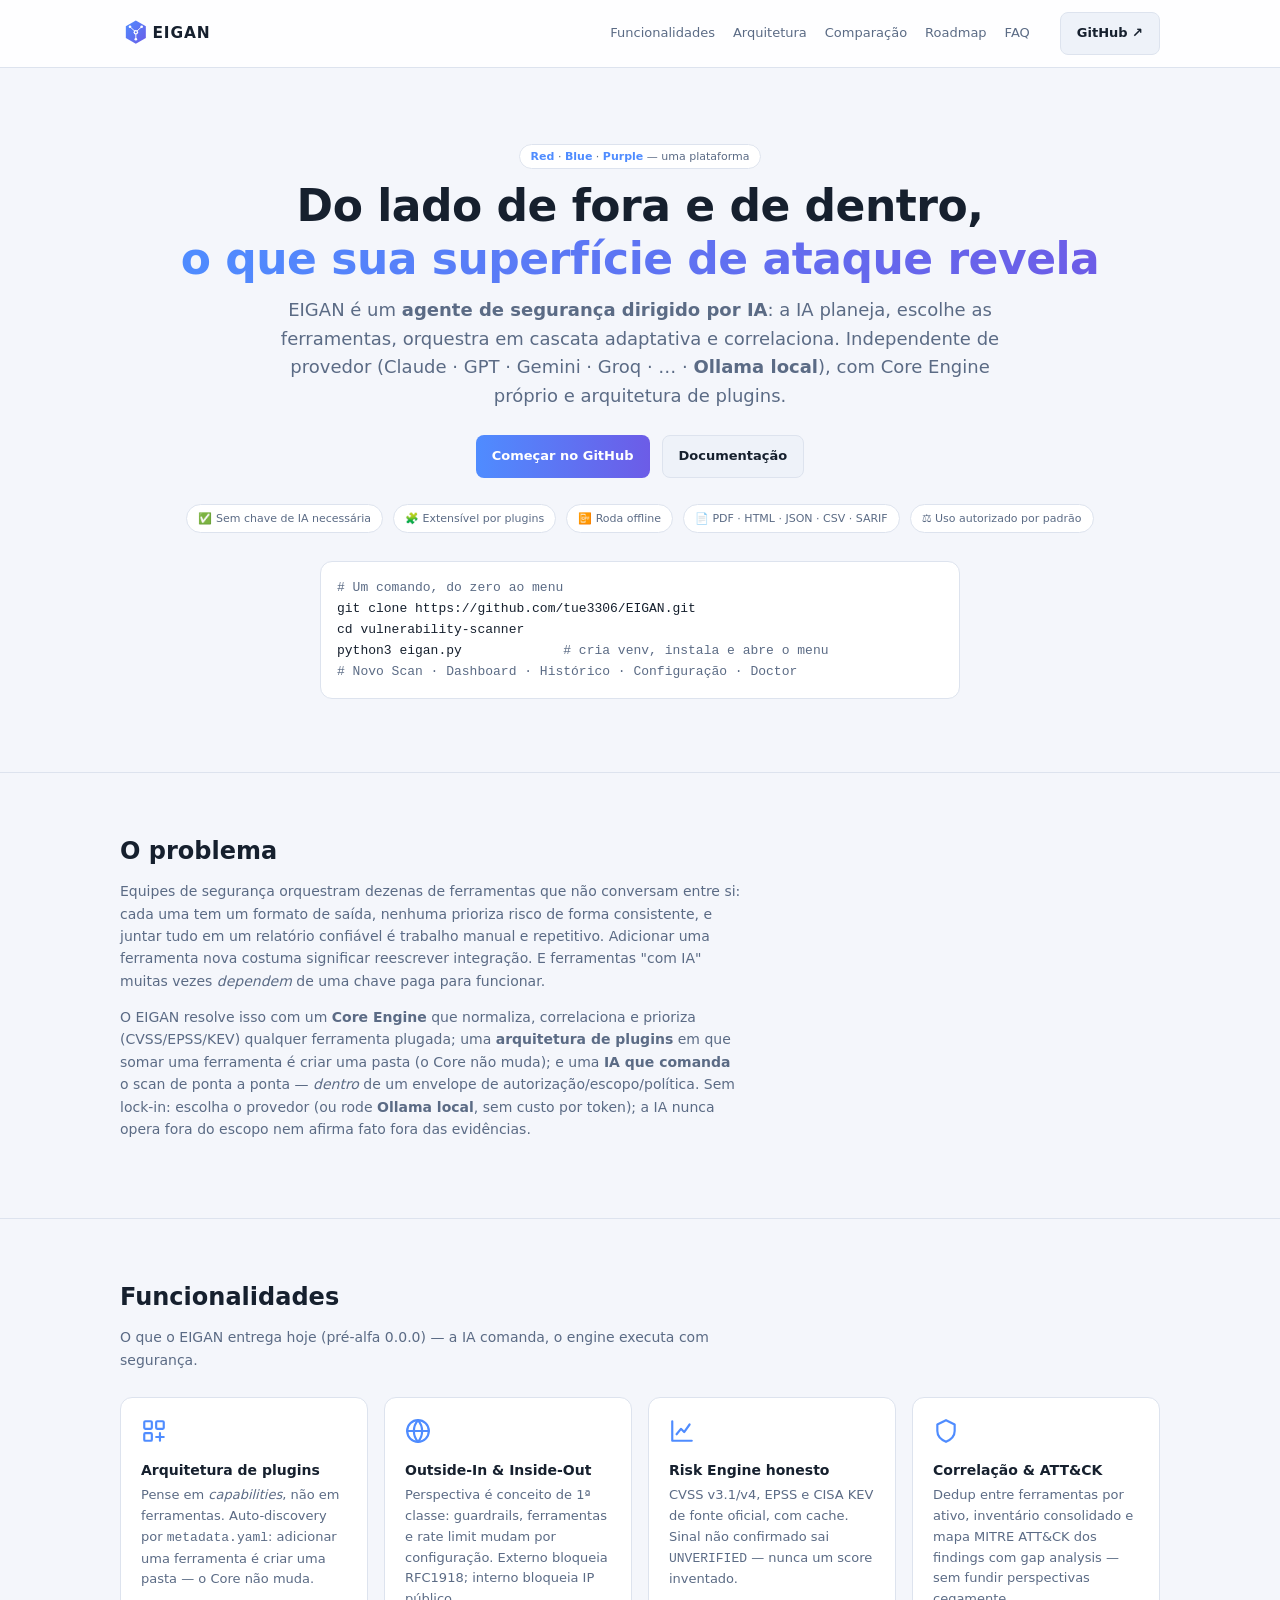
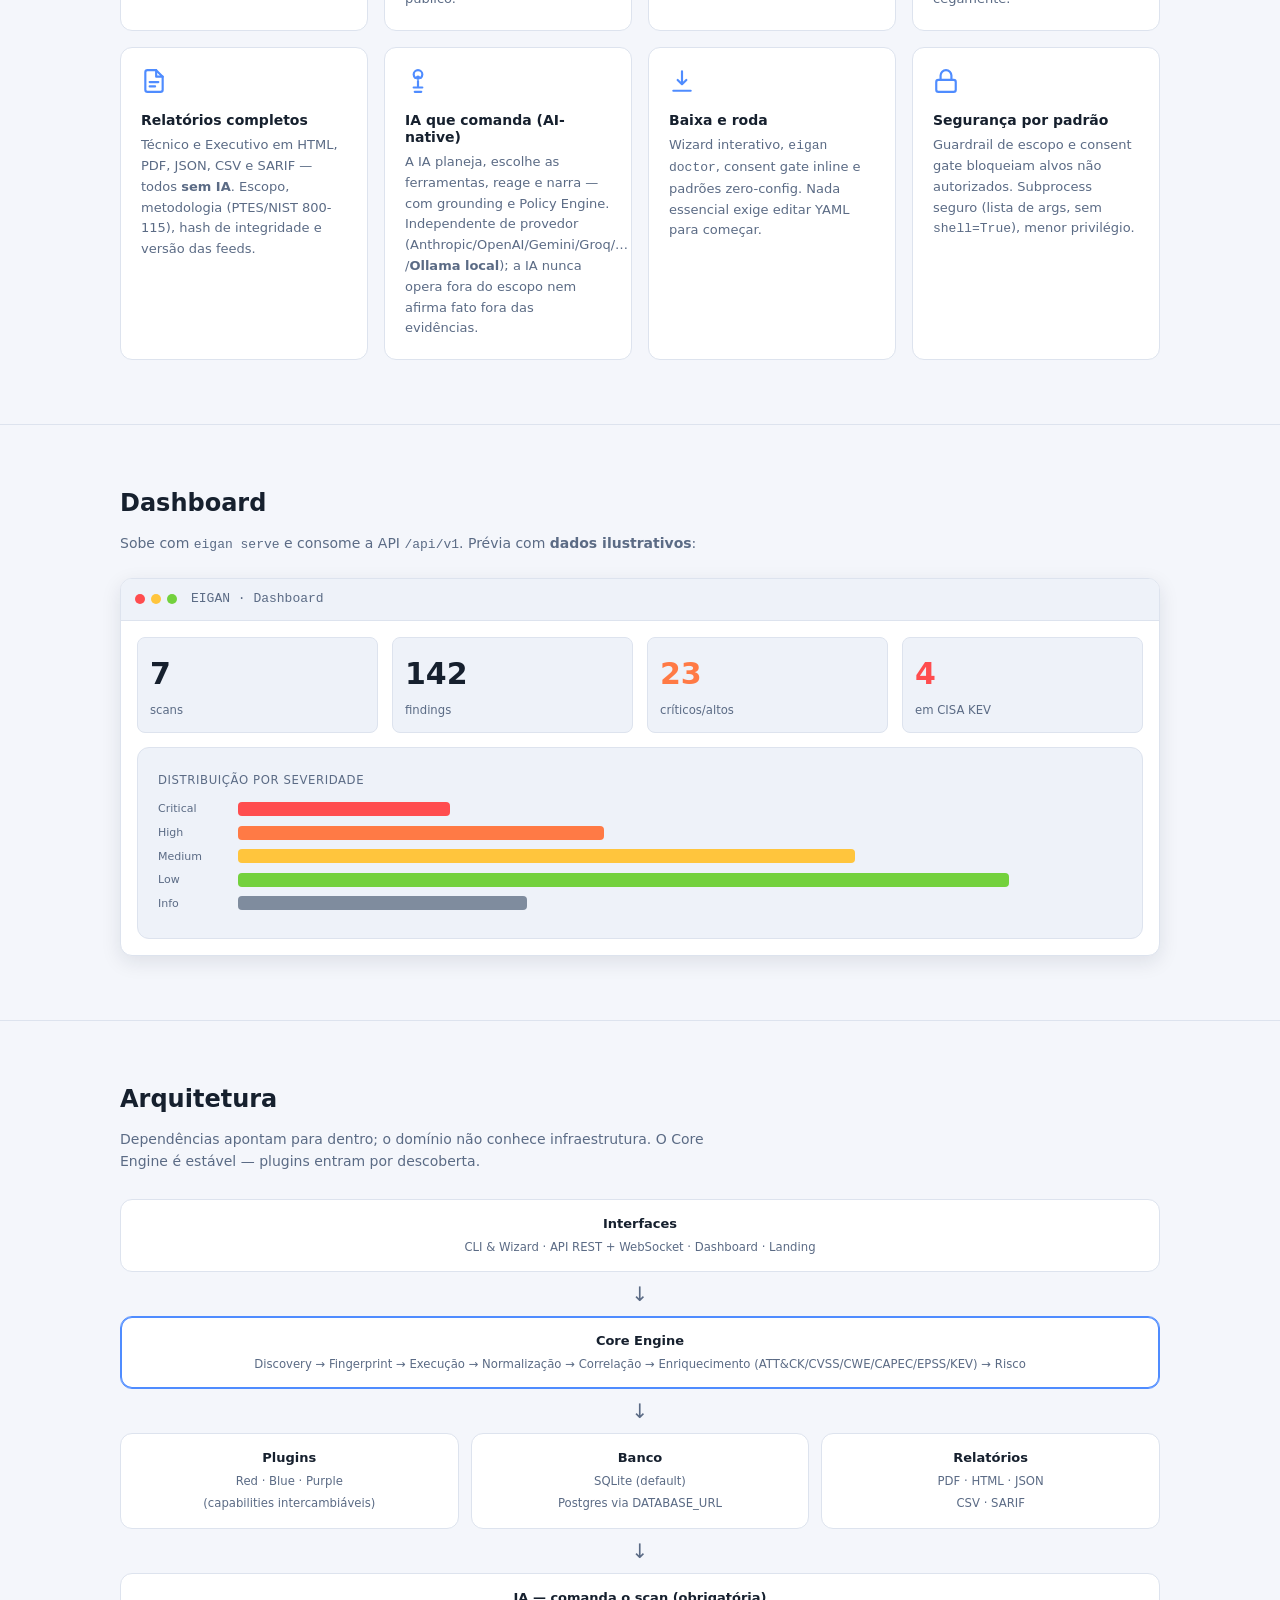
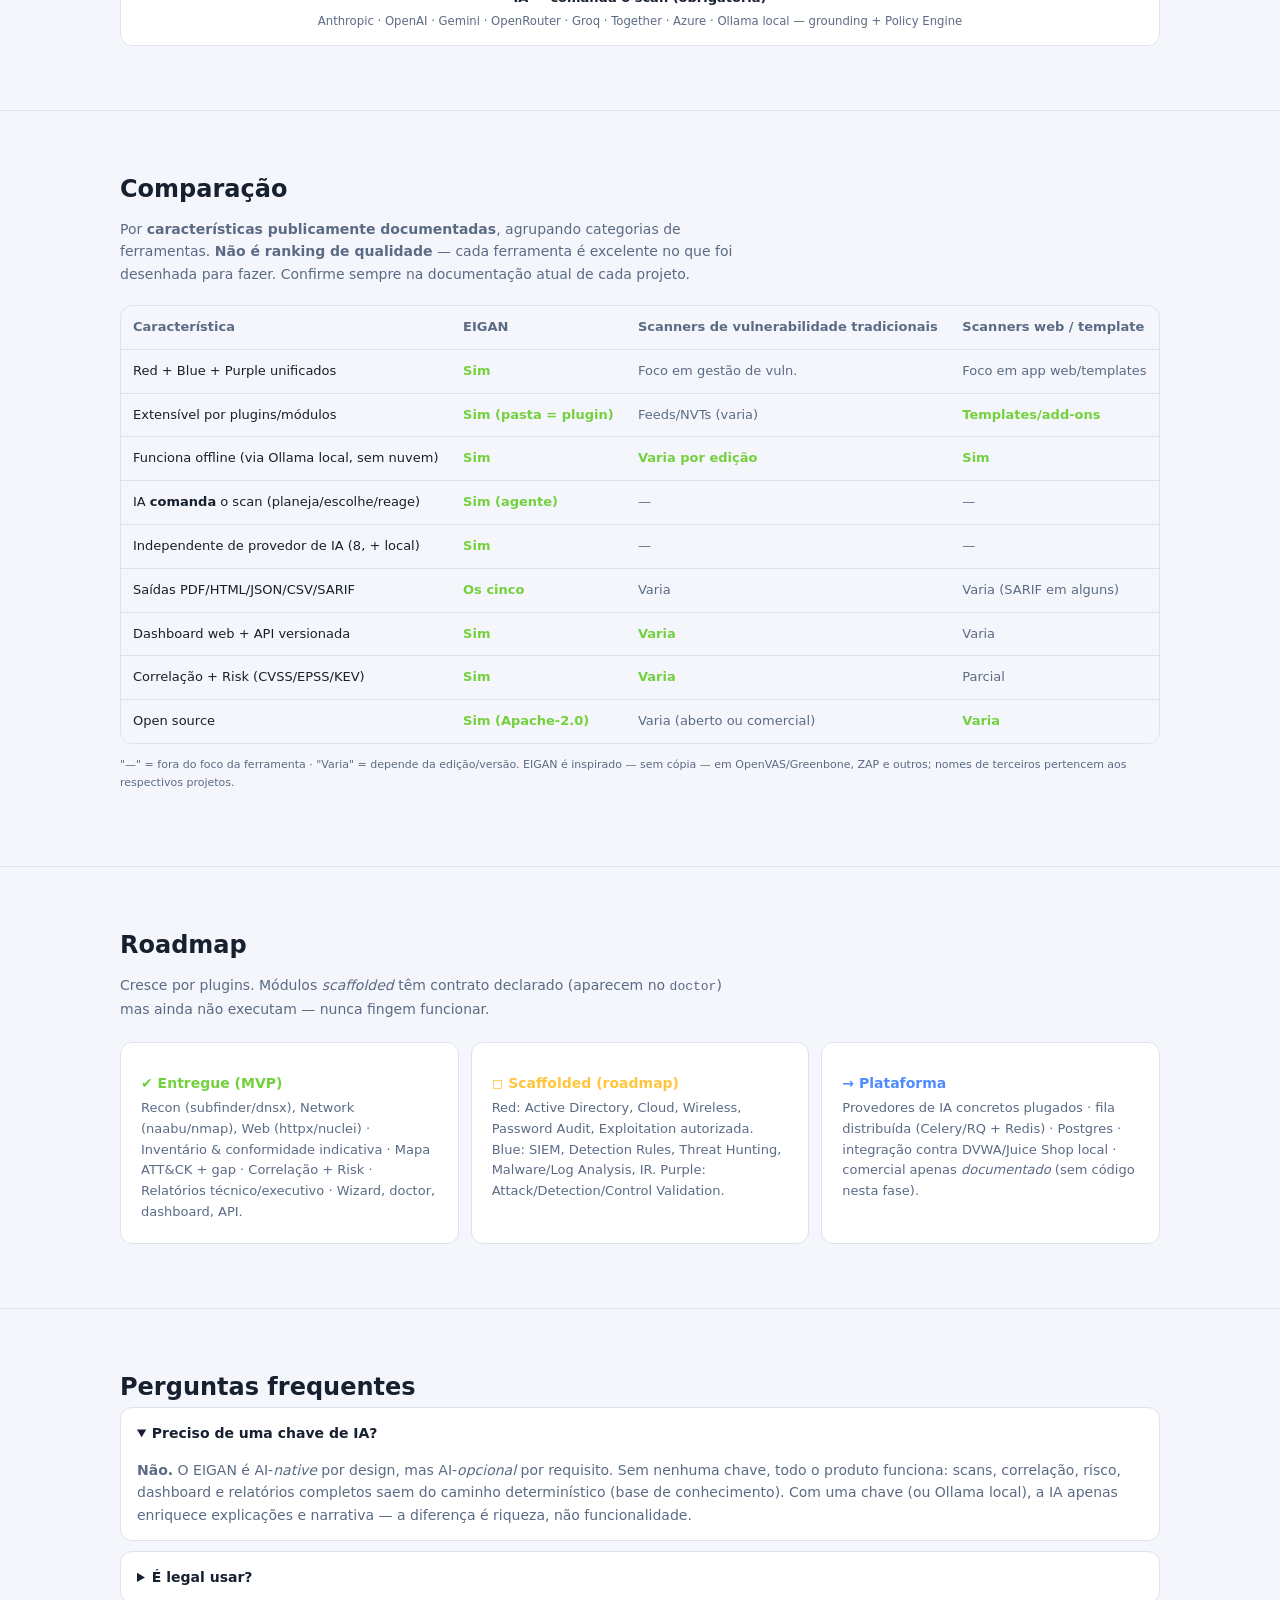
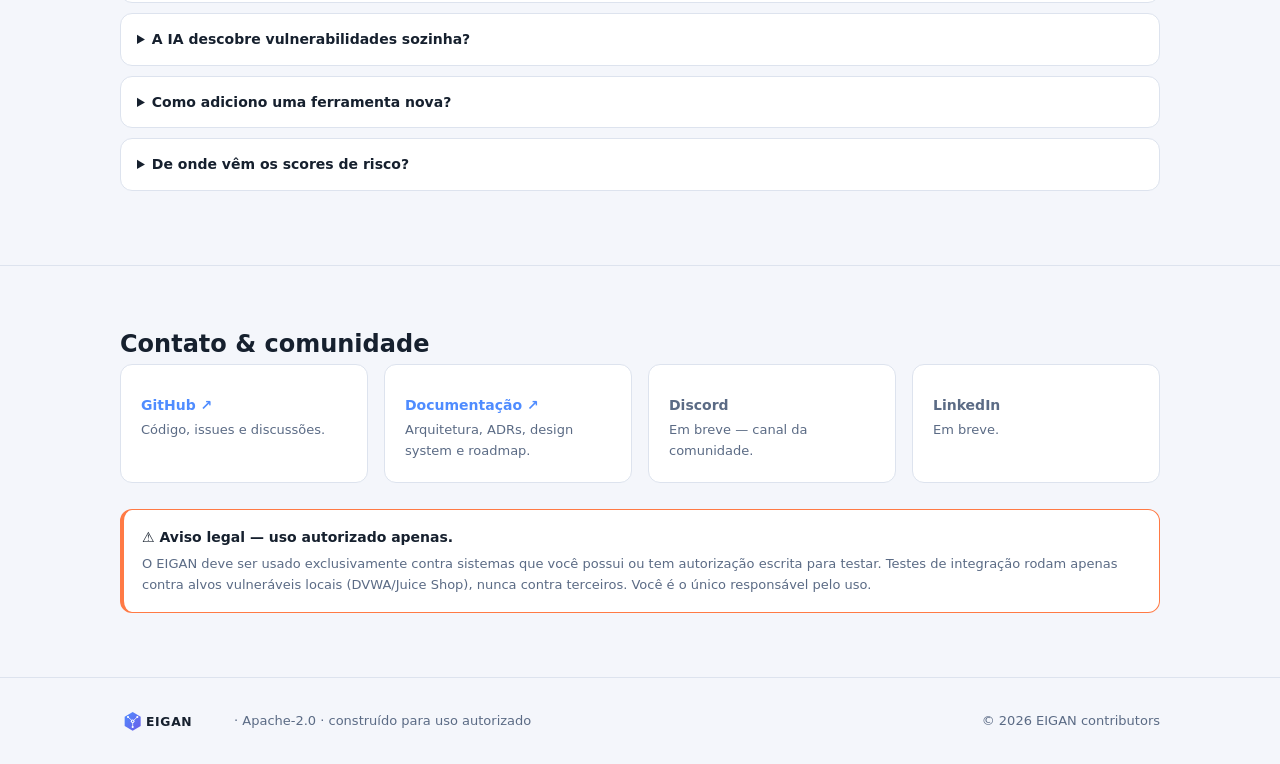
<file: web/index.html>
<!doctype html>
<html lang="pt-br">
<head>
<meta charset="utf-8">
<meta name="viewport" content="width=device-width, initial-scale=1">
<title>EIGAN — Plataforma modular de operações de segurança (Red · Blue · Purple)</title>
<meta name="description" content="EIGAN: Core Engine próprio, arquitetura de plugins, funciona offline e sem chave de IA. Outside-In e Inside-Out, relatórios PDF/HTML/JSON/CSV/SARIF, dashboard e API. Open source, uso autorizado.">
<link rel="icon" href="assets/favicon.svg" type="image/svg+xml">
<link rel="stylesheet" href="assets/tokens.css">
<style>
  * { box-sizing: border-box; }
  html { scroll-behavior: smooth; }
  body { margin:0; font-family:var(--font-sans); background:var(--bg); color:var(--fg);
         font-size:var(--fs-base); line-height:1.6; }
  a { color:var(--accent); text-decoration:none; }
  a:hover { text-decoration:underline; }
  .wrap { max-width:1080px; margin:0 auto; padding:0 20px; }
  h1,h2,h3 { line-height:1.2; }
  h2.section { font-size:var(--fs-xl); margin:0 0 6px; }
  .lead { color:var(--muted); max-width:70ch; }
  section { padding:64px 0; border-top:1px solid var(--border); }

  /* Nav */
  header { position:sticky; top:0; z-index:20; background:color-mix(in srgb, var(--panel) 88%, transparent);
           backdrop-filter:blur(8px); border-bottom:1px solid var(--border); }
  nav { display:flex; align-items:center; gap:18px; padding:12px 20px; max-width:1080px; margin:0 auto; }
  nav img { height:30px; }
  nav .links { display:flex; gap:18px; margin-left:auto; }
  nav .links a { color:var(--muted); font-size:var(--fs-sm); }
  nav .links a:hover { color:var(--fg); text-decoration:none; }
  @media (max-width:760px){ nav .links{ display:none; } }

  .btn { display:inline-flex; align-items:center; gap:8px; padding:10px 16px; border-radius:var(--radius-sm);
         font-weight:600; font-size:var(--fs-sm); border:1px solid var(--border); background:var(--panel-2);
         color:var(--fg); cursor:pointer; }
  .btn.primary { background:var(--brand-gradient); color:#fff; border:none; }
  .btn:hover { text-decoration:none; filter:brightness(1.06); }

  /* Hero */
  .hero { padding:76px 0 60px; text-align:center; }
  .hero h1 { font-size:var(--fs-3xl); margin:14px 0 10px; letter-spacing:-.5px; }
  .hero h1 .grad { background:var(--brand-gradient); -webkit-background-clip:text;
                   background-clip:text; color:transparent; }
  .hero p.tag { font-size:var(--fs-lg); color:var(--muted); max-width:64ch; margin:0 auto 24px; }
  .cta { display:flex; gap:12px; justify-content:center; flex-wrap:wrap; }
  .trust { display:flex; gap:10px; justify-content:center; flex-wrap:wrap; margin-top:26px; }
  .chip { font-size:var(--fs-xs); color:var(--muted); background:var(--panel); border:1px solid var(--border);
          padding:5px 11px; border-radius:var(--radius-pill); }
  .chip b { color:var(--accent); font-weight:600; }

  code, pre { font-family:var(--font-mono); }
  pre { background:var(--panel); border:1px solid var(--border); border-radius:var(--radius);
        padding:16px; overflow-x:auto; font-size:var(--fs-sm); color:var(--fg); text-align:left; }
  pre .c { color:var(--muted); }
  .snippet { max-width:640px; margin:28px auto 0; }

  .grid { display:grid; gap:16px; grid-template-columns:repeat(auto-fit,minmax(240px,1fr)); }
  .card { background:var(--panel); border:1px solid var(--border); border-radius:var(--radius); padding:20px; }
  .card h3 { font-size:var(--fs-base); margin:12px 0 6px; }
  .card p { color:var(--muted); margin:0; font-size:var(--fs-sm); }
  .ico { width:26px; height:26px; color:var(--accent); }

  /* Dashboard preview (mock — dados ilustrativos) */
  .preview { background:var(--panel); border:1px solid var(--border); border-radius:var(--radius);
             overflow:hidden; box-shadow:var(--shadow); }
  .preview .bar { display:flex; align-items:center; gap:6px; padding:10px 14px; border-bottom:1px solid var(--border);
                  background:var(--panel-2); }
  .dot { width:10px; height:10px; border-radius:50%; }
  .preview .body { padding:16px; display:grid; gap:14px; grid-template-columns:repeat(4,1fr); }
  .kpi { background:var(--panel-2); border:1px solid var(--border); border-radius:var(--radius-sm); padding:12px; }
  .kpi .n { font-size:var(--fs-2xl); font-weight:700; } .kpi small{ color:var(--muted); }
  .sevrow { display:flex; align-items:center; gap:10px; margin:6px 0; }
  .sevrow span.l { width:70px; font-size:var(--fs-xs); color:var(--muted); text-transform:capitalize; }
  .sevrow .b { height:14px; border-radius:4px; }
  .full { grid-column:1/-1; }
  @media (max-width:640px){ .preview .body{ grid-template-columns:repeat(2,1fr); } }

  /* Arch diagram */
  .arch { display:flex; flex-direction:column; gap:12px; align-items:center; }
  .layer { width:100%; text-align:center; border:1px solid var(--border); border-radius:var(--radius);
           padding:14px; background:var(--panel); }
  .layer b { display:block; font-size:var(--fs-sm); }
  .layer small { color:var(--muted); }
  .layer.core { border-color:var(--accent); box-shadow:0 0 0 1px var(--accent) inset; }
  .arrow { color:var(--muted); font-size:20px; line-height:1; }
  .row3 { display:grid; gap:12px; grid-template-columns:repeat(3,1fr); width:100%; }
  @media (max-width:640px){ .row3{ grid-template-columns:1fr; } }

  table { width:100%; border-collapse:collapse; font-size:var(--fs-sm); }
  .tablewrap { overflow-x:auto; border:1px solid var(--border); border-radius:var(--radius); }
  th,td { text-align:left; padding:11px 12px; border-bottom:1px solid var(--border); }
  th { color:var(--muted); font-weight:600; }
  td.y { color:var(--sev-low); font-weight:600; } td.n { color:var(--muted); }
  tbody tr:last-child td { border-bottom:none; }

  details { border:1px solid var(--border); border-radius:var(--radius); padding:0 16px; margin-bottom:10px;
            background:var(--panel); }
  summary { cursor:pointer; padding:14px 0; font-weight:600; }
  details p { color:var(--muted); margin-top:0; }

  .foot { color:var(--muted); font-size:var(--fs-sm); }
  .legal { background:var(--panel); border:1px solid var(--sev-high); border-left-width:4px;
           border-radius:var(--radius); padding:16px 18px; }
  footer { border-top:1px solid var(--border); padding:32px 0; }
  .muted { color:var(--muted); } .mono { font-family:var(--font-mono); font-size:var(--fs-sm); }
</style>
</head>
<body>

<header>
  <nav>
    <img src="assets/logo.svg" alt="EIGAN">
    <div class="links">
      <a href="#features">Funcionalidades</a>
      <a href="#arch">Arquitetura</a>
      <a href="#compare">Comparação</a>
      <a href="#roadmap">Roadmap</a>
      <a href="#faq">FAQ</a>
    </div>
    <a class="btn" href="https://github.com/tue3306/EIGAN" style="margin-left:12px">GitHub ↗</a>
  </nav>
</header>

<!-- HERO -->
<section class="hero" style="border-top:none">
  <div class="wrap">
    <span class="chip"><b>Red</b> · <b>Blue</b> · <b>Purple</b> — uma plataforma</span>
    <h1>Do lado de fora e de dentro,<br><span class="grad">o que sua superfície de ataque revela</span></h1>
    <p class="tag">EIGAN é um <b>agente de segurança dirigido por IA</b>: a IA planeja, escolhe as ferramentas,
       orquestra em cascata adaptativa e correlaciona. Independente de provedor (Claude · GPT · Gemini · Groq · … · <b>Ollama local</b>), com Core Engine próprio e arquitetura de plugins.</p>
    <div class="cta">
      <a class="btn primary" href="https://github.com/tue3306/EIGAN">Começar no GitHub</a>
      <a class="btn" href="https://github.com/tue3306/EIGAN/tree/main/docs">Documentação</a>
    </div>
    <div class="trust">
      <span class="chip">✅ Sem chave de IA necessária</span>
      <span class="chip">🧩 Extensível por plugins</span>
      <span class="chip">📴 Roda offline</span>
      <span class="chip">📄 PDF · HTML · JSON · CSV · SARIF</span>
      <span class="chip">⚖️ Uso autorizado por padrão</span>
    </div>
    <div class="snippet">
      <pre><span class="c"># Um comando, do zero ao menu</span>
git clone https://github.com/tue3306/EIGAN.git
cd vulnerability-scanner
python3 eigan.py             <span class="c"># cria venv, instala e abre o menu</span>
<span class="c"># Novo Scan · Dashboard · Histórico · Configuração · Doctor</span></pre>
    </div>
  </div>
</section>

<!-- SOBRE / PROBLEMA -->
<section id="about">
  <div class="wrap">
    <h2 class="section">O problema</h2>
    <p class="lead">Equipes de segurança orquestram dezenas de ferramentas que não conversam entre si: cada
      uma tem um formato de saída, nenhuma prioriza risco de forma consistente, e juntar tudo em um relatório
      confiável é trabalho manual e repetitivo. Adicionar uma ferramenta nova costuma significar reescrever
      integração. E ferramentas "com IA" muitas vezes <em>dependem</em> de uma chave paga para funcionar.</p>
    <p class="lead" style="margin-top:14px">O EIGAN resolve isso com um <b>Core Engine</b> que normaliza,
      correlaciona e prioriza (CVSS/EPSS/KEV) qualquer ferramenta plugada; uma <b>arquitetura de plugins</b> em
      que somar uma ferramenta é criar uma pasta (o Core não muda); e uma <b>IA que comanda</b> o scan de ponta a
      ponta — <em>dentro</em> de um envelope de autorização/escopo/política. Sem lock-in: escolha o provedor
      (ou rode <b>Ollama local</b>, sem custo por token); a IA nunca opera fora do escopo nem afirma fato fora das evidências.</p>
  </div>
</section>

<!-- FUNCIONALIDADES -->
<section id="features">
  <div class="wrap">
    <h2 class="section">Funcionalidades</h2>
    <p class="lead" style="margin-bottom:26px">O que o EIGAN entrega hoje (pré-alfa 0.0.0) — a IA comanda, o engine executa com segurança.</p>
    <div class="grid">
      <div class="card">
        <svg class="ico" viewBox="0 0 24 24" fill="none" stroke="currentColor" stroke-width="2" stroke-linecap="round" stroke-linejoin="round"><rect x="3" y="3" width="7" height="7" rx="1"/><rect x="14" y="3" width="7" height="7" rx="1"/><rect x="3" y="14" width="7" height="7" rx="1"/><path d="M14 17.5h7M17.5 14v7"/></svg>
        <h3>Arquitetura de plugins</h3>
        <p>Pense em <em>capabilities</em>, não em ferramentas. Auto-discovery por <span class="mono">metadata.yaml</span>: adicionar uma ferramenta é criar uma pasta — o Core não muda.</p>
      </div>
      <div class="card">
        <svg class="ico" viewBox="0 0 24 24" fill="none" stroke="currentColor" stroke-width="2" stroke-linecap="round" stroke-linejoin="round"><circle cx="12" cy="12" r="10"/><path d="M2 12h20M12 2a15 15 0 0 1 0 20M12 2a15 15 0 0 0 0 20"/></svg>
        <h3>Outside-In &amp; Inside-Out</h3>
        <p>Perspectiva é conceito de 1ª classe: guardrails, ferramentas e rate limit mudam por configuração. Externo bloqueia RFC1918; interno bloqueia IP público.</p>
      </div>
      <div class="card">
        <svg class="ico" viewBox="0 0 24 24" fill="none" stroke="currentColor" stroke-width="2" stroke-linecap="round" stroke-linejoin="round"><path d="M3 3v18h18"/><path d="M7 15l4-5 3 3 5-7"/></svg>
        <h3>Risk Engine honesto</h3>
        <p>CVSS v3.1/v4, EPSS e CISA KEV de fonte oficial, com cache. Sinal não confirmado sai <span class="mono">UNVERIFIED</span> — nunca um score inventado.</p>
      </div>
      <div class="card">
        <svg class="ico" viewBox="0 0 24 24" fill="none" stroke="currentColor" stroke-width="2" stroke-linecap="round" stroke-linejoin="round"><path d="M12 2l8 4v6c0 5-3.5 8-8 10-4.5-2-8-5-8-10V6z"/></svg>
        <h3>Correlação &amp; ATT&amp;CK</h3>
        <p>Dedup entre ferramentas por ativo, inventário consolidado e mapa MITRE ATT&amp;CK dos findings com gap analysis — sem fundir perspectivas cegamente.</p>
      </div>
      <div class="card">
        <svg class="ico" viewBox="0 0 24 24" fill="none" stroke="currentColor" stroke-width="2" stroke-linecap="round" stroke-linejoin="round"><path d="M14 2H6a2 2 0 0 0-2 2v16a2 2 0 0 0 2 2h12a2 2 0 0 0 2-2V8z"/><path d="M14 2v6h6M8 13h8M8 17h5"/></svg>
        <h3>Relatórios completos</h3>
        <p>Técnico e Executivo em HTML, PDF, JSON, CSV e SARIF — todos <b>sem IA</b>. Escopo, metodologia (PTES/NIST 800-115), hash de integridade e versão das feeds.</p>
      </div>
      <div class="card">
        <svg class="ico" viewBox="0 0 24 24" fill="none" stroke="currentColor" stroke-width="2" stroke-linecap="round" stroke-linejoin="round"><path d="M12 2a4 4 0 0 1 4 4c0 1.5-.8 2.5-1.5 3.2M12 2a4 4 0 0 0-4 4c0 1.5.8 2.5 1.5 3.2M8 18h8M9 22h6M12 12v6"/><circle cx="12" cy="9" r="1"/></svg>
        <h3>IA que comanda (AI-native)</h3>
        <p>A IA planeja, escolhe as ferramentas, reage e narra — com grounding e Policy Engine. Independente de provedor (Anthropic/OpenAI/Gemini/Groq/… /<b>Ollama local</b>); a IA nunca opera fora do escopo nem afirma fato fora das evidências.</p>
      </div>
      <div class="card">
        <svg class="ico" viewBox="0 0 24 24" fill="none" stroke="currentColor" stroke-width="2" stroke-linecap="round" stroke-linejoin="round"><path d="M12 3v12M8 11l4 4 4-4M4 21h16"/></svg>
        <h3>Baixa e roda</h3>
        <p>Wizard interativo, <span class="mono">eigan doctor</span>, consent gate inline e padrões zero-config. Nada essencial exige editar YAML para começar.</p>
      </div>
      <div class="card">
        <svg class="ico" viewBox="0 0 24 24" fill="none" stroke="currentColor" stroke-width="2" stroke-linecap="round" stroke-linejoin="round"><rect x="3" y="11" width="18" height="11" rx="2"/><path d="M7 11V7a5 5 0 0 1 10 0v4"/></svg>
        <h3>Segurança por padrão</h3>
        <p>Guardrail de escopo e consent gate bloqueiam alvos não autorizados. Subprocess seguro (lista de args, sem <span class="mono">shell=True</span>), menor privilégio.</p>
      </div>
    </div>
  </div>
</section>

<!-- PREVIEW -->
<section id="preview">
  <div class="wrap">
    <h2 class="section">Dashboard</h2>
    <p class="lead" style="margin-bottom:22px">Sobe com <span class="mono">eigan serve</span> e consome a API
      <span class="mono">/api/v1</span>. Prévia com <b>dados ilustrativos</b>:</p>
    <div class="preview">
      <div class="bar">
        <span class="dot" style="background:var(--sev-critical)"></span>
        <span class="dot" style="background:var(--sev-medium)"></span>
        <span class="dot" style="background:var(--sev-low)"></span>
        <span class="muted mono" style="margin-left:8px">EIGAN · Dashboard</span>
      </div>
      <div class="body">
        <div class="kpi"><div class="n">7</div><small>scans</small></div>
        <div class="kpi"><div class="n">142</div><small>findings</small></div>
        <div class="kpi"><div class="n" style="color:var(--sev-high)">23</div><small>críticos/altos</small></div>
        <div class="kpi"><div class="n" style="color:var(--sev-critical)">4</div><small>em CISA KEV</small></div>
        <div class="card full" style="background:var(--panel-2)">
          <small class="muted" style="text-transform:uppercase; letter-spacing:.6px">Distribuição por severidade</small>
          <div style="margin-top:10px">
            <div class="sevrow"><span class="l">critical</span><div class="b" style="width:22%;background:var(--sev-critical)"></div></div>
            <div class="sevrow"><span class="l">high</span><div class="b" style="width:38%;background:var(--sev-high)"></div></div>
            <div class="sevrow"><span class="l">medium</span><div class="b" style="width:64%;background:var(--sev-medium)"></div></div>
            <div class="sevrow"><span class="l">low</span><div class="b" style="width:80%;background:var(--sev-low)"></div></div>
            <div class="sevrow"><span class="l">info</span><div class="b" style="width:30%;background:var(--sev-info)"></div></div>
          </div>
        </div>
      </div>
    </div>
  </div>
</section>

<!-- ARQUITETURA -->
<section id="arch">
  <div class="wrap">
    <h2 class="section">Arquitetura</h2>
    <p class="lead" style="margin-bottom:26px">Dependências apontam para dentro; o domínio não conhece
      infraestrutura. O Core Engine é estável — plugins entram por descoberta.</p>
    <div class="arch">
      <div class="layer"><b>Interfaces</b><small>CLI &amp; Wizard · API REST + WebSocket · Dashboard · Landing</small></div>
      <div class="arrow">↓</div>
      <div class="layer core"><b>Core Engine</b>
        <small>Discovery → Fingerprint → Execução → Normalização → Correlação → Enriquecimento (ATT&amp;CK/CVSS/CWE/CAPEC/EPSS/KEV) → Risco</small></div>
      <div class="arrow">↓</div>
      <div class="row3">
        <div class="layer"><b>Plugins</b><small>Red · Blue · Purple<br>(capabilities intercambiáveis)</small></div>
        <div class="layer"><b>Banco</b><small>SQLite (default)<br>Postgres via DATABASE_URL</small></div>
        <div class="layer"><b>Relatórios</b><small>PDF · HTML · JSON<br>CSV · SARIF</small></div>
      </div>
      <div class="arrow">↓</div>
      <div class="layer"><b>IA — comanda o scan (obrigatória)</b><small>Anthropic · OpenAI · Gemini · OpenRouter · Groq · Together · Azure · Ollama local — grounding + Policy Engine</small></div>
    </div>
  </div>
</section>

<!-- COMPARAÇÃO -->
<section id="compare">
  <div class="wrap">
    <h2 class="section">Comparação</h2>
    <p class="lead" style="margin-bottom:20px">Por <b>características publicamente documentadas</b>, agrupando
      categorias de ferramentas. <b>Não é ranking de qualidade</b> — cada ferramenta é excelente no que foi
      desenhada para fazer. Confirme sempre na documentação atual de cada projeto.</p>
    <div class="tablewrap">
      <table>
        <thead>
          <tr><th>Característica</th><th>EIGAN</th><th>Scanners de vulnerabilidade tradicionais</th><th>Scanners web / template</th></tr>
        </thead>
        <tbody>
          <tr><td>Red + Blue + Purple unificados</td><td class="y">Sim</td><td class="n">Foco em gestão de vuln.</td><td class="n">Foco em app web/templates</td></tr>
          <tr><td>Extensível por plugins/módulos</td><td class="y">Sim (pasta = plugin)</td><td class="n">Feeds/NVTs (varia)</td><td class="y">Templates/add-ons</td></tr>
          <tr><td>Funciona offline (via Ollama local, sem nuvem)</td><td class="y">Sim</td><td class="y">Varia por edição</td><td class="y">Sim</td></tr>
          <tr><td>IA <b>comanda</b> o scan (planeja/escolhe/reage)</td><td class="y">Sim (agente)</td><td class="n">—</td><td class="n">—</td></tr>
          <tr><td>Independente de provedor de IA (8, + local)</td><td class="y">Sim</td><td class="n">—</td><td class="n">—</td></tr>
          <tr><td>Saídas PDF/HTML/JSON/CSV/SARIF</td><td class="y">Os cinco</td><td class="n">Varia</td><td class="n">Varia (SARIF em alguns)</td></tr>
          <tr><td>Dashboard web + API versionada</td><td class="y">Sim</td><td class="y">Varia</td><td class="n">Varia</td></tr>
          <tr><td>Correlação + Risk (CVSS/EPSS/KEV)</td><td class="y">Sim</td><td class="y">Varia</td><td class="n">Parcial</td></tr>
          <tr><td>Open source</td><td class="y">Sim (Apache-2.0)</td><td class="n">Varia (aberto ou comercial)</td><td class="y">Varia</td></tr>
        </tbody>
      </table>
    </div>
    <p class="muted" style="font-size:var(--fs-xs); margin-top:12px">"—" = fora do foco da ferramenta ·
      "Varia" = depende da edição/versão. EIGAN é inspirado — sem cópia — em OpenVAS/Greenbone, ZAP e outros;
      nomes de terceiros pertencem aos respectivos projetos.</p>
  </div>
</section>

<!-- ROADMAP -->
<section id="roadmap">
  <div class="wrap">
    <h2 class="section">Roadmap</h2>
    <p class="lead" style="margin-bottom:22px">Cresce por plugins. Módulos <em>scaffolded</em> têm contrato
      declarado (aparecem no <span class="mono">doctor</span>) mas ainda não executam — nunca fingem funcionar.</p>
    <div class="row3">
      <div class="card">
        <h3 style="color:var(--sev-low)">✔ Entregue (MVP)</h3>
        <p>Recon (subfinder/dnsx), Network (naabu/nmap), Web (httpx/nuclei) · Inventário &amp; conformidade
           indicativa · Mapa ATT&amp;CK + gap · Correlação + Risk · Relatórios técnico/executivo · Wizard,
           doctor, dashboard, API.</p>
      </div>
      <div class="card">
        <h3 style="color:var(--sev-medium)">◻ Scaffolded (roadmap)</h3>
        <p>Red: Active Directory, Cloud, Wireless, Password Audit, Exploitation autorizada. Blue: SIEM, Detection
           Rules, Threat Hunting, Malware/Log Analysis, IR. Purple: Attack/Detection/Control Validation.</p>
      </div>
      <div class="card">
        <h3 style="color:var(--accent)">→ Plataforma</h3>
        <p>Provedores de IA concretos plugados · fila distribuída (Celery/RQ + Redis) · Postgres · integração
           contra DVWA/Juice Shop local · comercial apenas <em>documentado</em> (sem código nesta fase).</p>
      </div>
    </div>
  </div>
</section>

<!-- FAQ -->
<section id="faq">
  <div class="wrap">
    <h2 class="section">Perguntas frequentes</h2>
    <details open>
      <summary>Preciso de uma chave de IA?</summary>
      <p><b>Não.</b> O EIGAN é AI-<em>native</em> por design, mas AI-<em>opcional</em> por requisito. Sem
        nenhuma chave, todo o produto funciona: scans, correlação, risco, dashboard e relatórios completos saem
        do caminho determinístico (base de conhecimento). Com uma chave (ou Ollama local), a IA apenas enriquece
        explicações e narrativa — a diferença é riqueza, não funcionalidade.</p>
    </details>
    <details>
      <summary>É legal usar?</summary>
      <p>Depende de <b>você</b> ter autorização. Scanning ativo sem permissão é ilegal em muitas jurisdições.
        Só escaneie o que você <b>possui</b> ou tem <b>permissão escrita</b> para testar. O EIGAN bloqueia
        por padrão alvos fora do <span class="mono">scope.yaml</span> e pede confirmação de autorização — trate
        isso como um recurso, não um obstáculo.</p>
    </details>
    <details>
      <summary>A IA descobre vulnerabilidades sozinha?</summary>
      <p>Não, e por design. Toda detecção é técnica/determinística (feita pelas ferramentas e pelo engine). A IA
        só <em>lê e interpreta</em> findings já produzidos, com grounding obrigatório e proibição de afirmar
        CVE/versão fora das evidências.</p>
    </details>
    <details>
      <summary>Como adiciono uma ferramenta nova?</summary>
      <p>Criando uma pasta em <span class="mono">plugins/&lt;red|blue|purple&gt;/&lt;nome&gt;/</span> com
        <span class="mono">metadata.yaml</span>, <span class="mono">runner.py</span> e
        <span class="mono">parser.py</span>. O Core faz auto-discovery — você não toca no núcleo. Passo a passo
        no <a href="https://github.com/tue3306/EIGAN/blob/main/CONTRIBUTING.md">CONTRIBUTING</a>.</p>
    </details>
    <details>
      <summary>De onde vêm os scores de risco?</summary>
      <p>CVSS, EPSS (FIRST.org) e CISA KEV de fonte oficial, com cache. Quando um sinal não pôde ser confirmado,
        ele aparece marcado <span class="mono">UNVERIFIED</span> em vez de um número fabricado.</p>
    </details>
  </div>
</section>

<!-- CONTATO -->
<section id="contact">
  <div class="wrap">
    <h2 class="section">Contato &amp; comunidade</h2>
    <div class="grid">
      <a class="card" href="https://github.com/tue3306/EIGAN"><h3>GitHub ↗</h3><p>Código, issues e discussões.</p></a>
      <a class="card" href="https://github.com/tue3306/EIGAN/tree/main/docs"><h3>Documentação ↗</h3><p>Arquitetura, ADRs, design system e roadmap.</p></a>
      <div class="card"><h3 class="muted">Discord</h3><p>Em breve — canal da comunidade.</p></div>
      <div class="card"><h3 class="muted">LinkedIn</h3><p>Em breve.</p></div>
    </div>
    <div class="legal" style="margin-top:26px">
      <b>⚠️ Aviso legal — uso autorizado apenas.</b>
      <p class="foot" style="margin:6px 0 0">O EIGAN deve ser usado exclusivamente contra sistemas que você
        possui ou tem autorização escrita para testar. Testes de integração rodam apenas contra alvos vulneráveis
        locais (DVWA/Juice Shop), nunca contra terceiros. Você é o único responsável pelo uso.</p>
    </div>
  </div>
</section>

<footer>
  <div class="wrap foot" style="display:flex; gap:14px; flex-wrap:wrap; align-items:center">
    <img src="assets/logo.svg" alt="EIGAN" style="height:24px">
    <span>· Apache-2.0 · construído para uso autorizado</span>
    <span style="margin-left:auto">© 2026 EIGAN contributors</span>
  </div>
</footer>

</body>
</html>
</file>
<file: web/assets/tokens.css>
/* EIGAN — Design Tokens
 * Fonte única de verdade visual (dashboard + landing). Documentado em
 * docs/design/README.md. Modo escuro é o padrão; modo claro por media query.
 * A lógica de negócio nunca vive no componente — isto é só apresentação.
 */
:root {
  /* Superfícies / texto (modo escuro — padrão) */
  --bg:      #0b1220;
  --panel:   #131c2e;
  --panel-2: #0f1728;
  --border:  #24304a;
  --fg:      #e6ecf5;
  --muted:   #8ea0bd;

  /* Marca */
  --accent:  #4f8cff; /* azul — ação primária */
  --accent-2:#6c5ce7; /* roxo — Purple Team / gradiente da marca */
  --brand-gradient: linear-gradient(90deg, var(--accent), var(--accent-2));

  /* Severidade (bandas alinhadas ao CVSS; use SEMPRE estas para severidade) */
  --sev-critical: #ff4d4f;
  --sev-high:     #ff7a45;
  --sev-medium:   #ffc53d;
  --sev-low:      #73d13d;
  --sev-info:     #8c9bb5;

  /* Tipografia */
  --font-sans: system-ui, -apple-system, "Segoe UI", Roboto, sans-serif;
  --font-mono: ui-monospace, "SFMono-Regular", "Cascadia Code", Consolas, monospace;
  --fs-xs: 11px; --fs-sm: 13px; --fs-base: 14px; --fs-lg: 18px;
  --fs-xl: 24px; --fs-2xl: 30px; --fs-3xl: 44px;

  /* Espaçamento / forma */
  --sp-1: 4px; --sp-2: 8px; --sp-3: 12px; --sp-4: 16px; --sp-5: 20px; --sp-6: 26px;
  --radius: 12px; --radius-sm: 8px; --radius-pill: 999px;
  --shadow: 0 6px 24px rgba(0,0,0,.28);
}

@media (prefers-color-scheme: light) {
  :root {
    --bg:      #f4f6fb;
    --panel:   #ffffff;
    --panel-2: #eef2f9;
    --border:  #dde3ee;
    --fg:      #16202e;
    --muted:   #5b6b85;
    --sev-info:#7f8c9e;
    --shadow:  0 6px 20px rgba(20,32,50,.10);
  }
}
</file>
